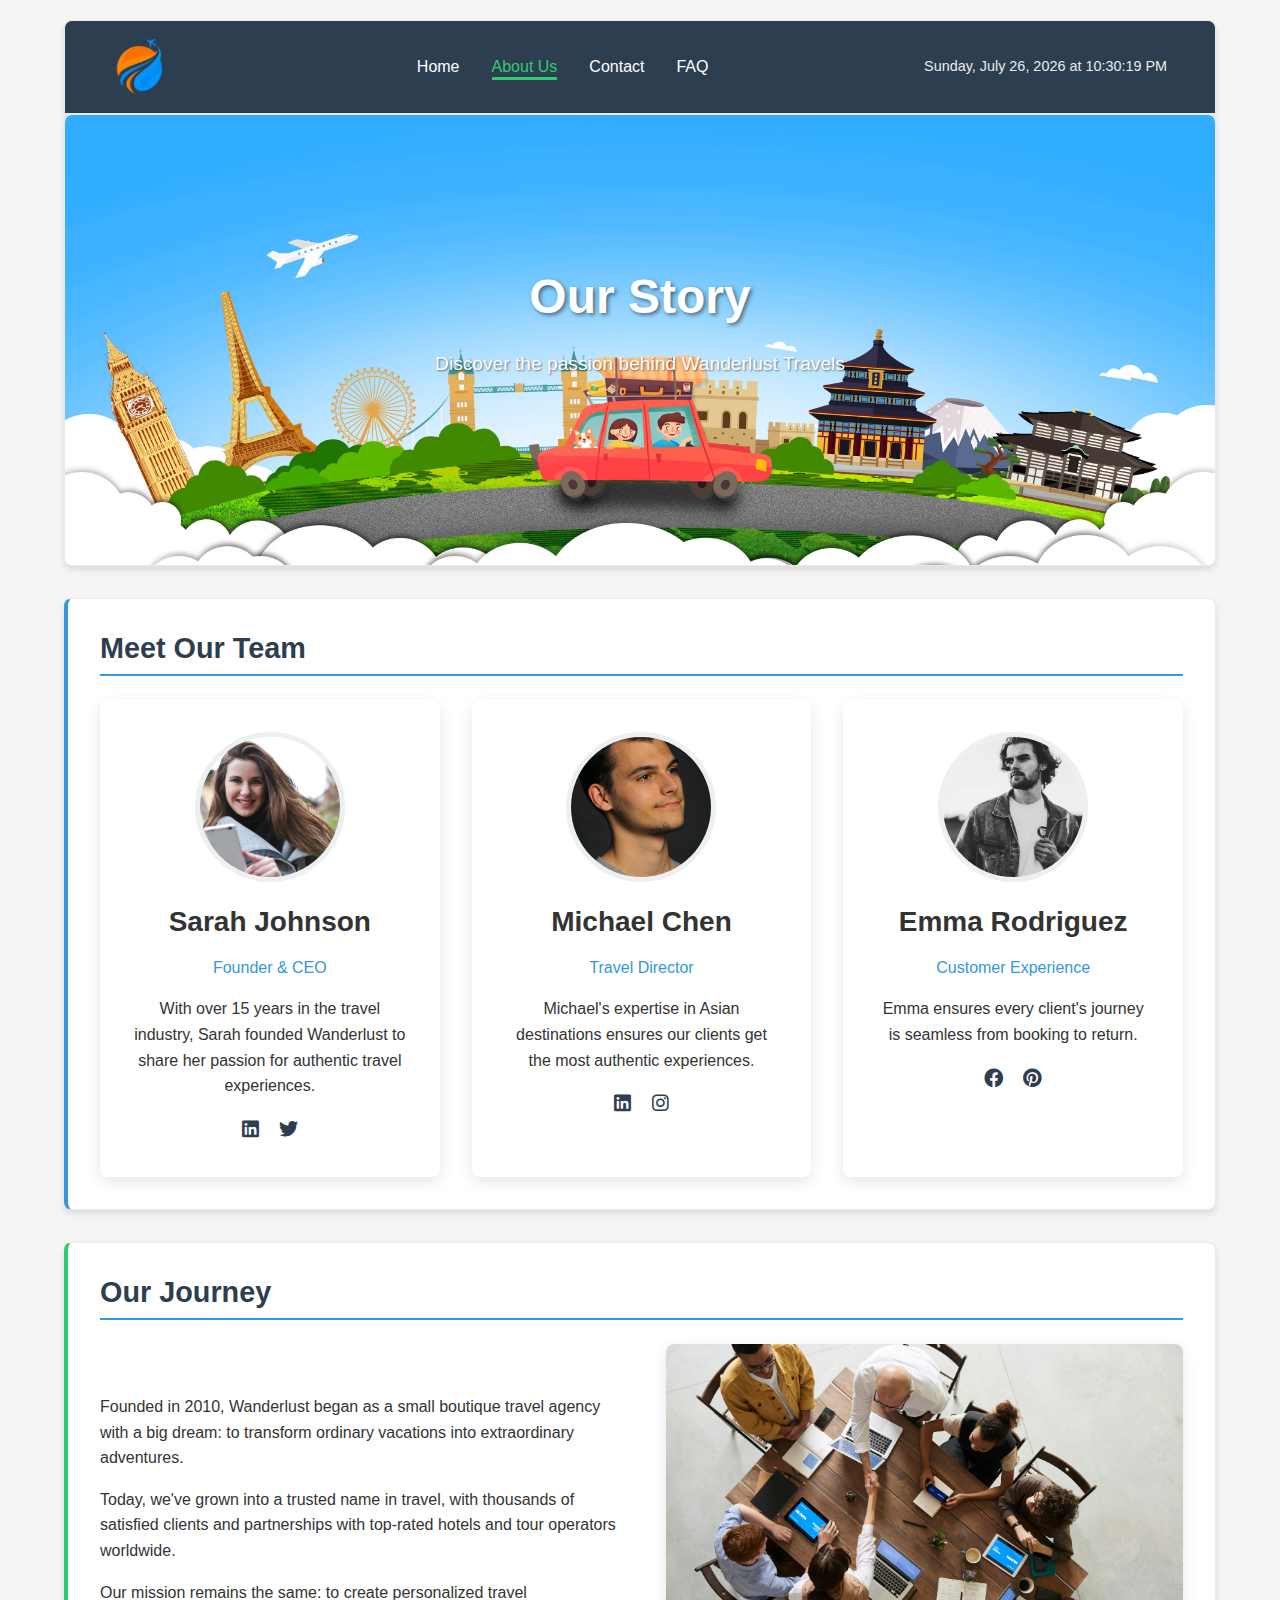
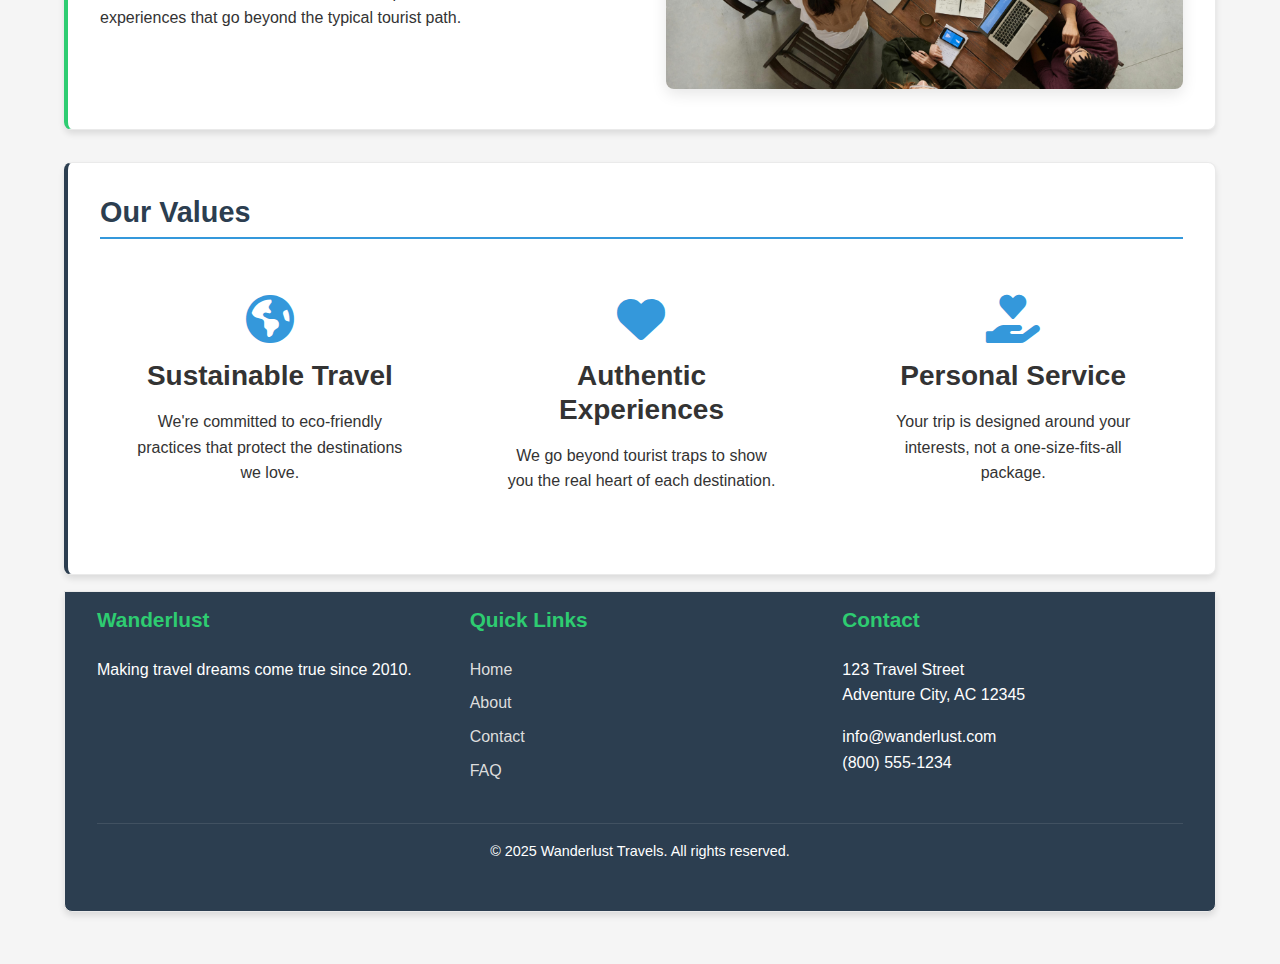
<file: about.html>
<!DOCTYPE html>
<html lang="en">
<head>
    <meta charset="UTF-8">
    <meta name="viewport" content="width=device-width, initial-scale=1.0">
    <title>About Us - Wanderlust Travels</title>
    <link rel="stylesheet" href="css/framework.css">
    <link rel="stylesheet" href="css/style.css">
    <link rel="stylesheet" href="https://cdnjs.cloudflare.com/ajax/libs/font-awesome/6.0.0-beta3/css/all.min.css">
    <link rel="icon" type="image/png" href="./images/favicon.png">
</head>
<body>
    <div class="box-container">
        <!-- Header Box -->
        <div class="box header-box">
            <nav class="full-width-nav">
                <div class="nav-container">
                    <div class="logo">
                        <a href="index.html">
                            <img src="./images/logo.png" alt="Wanderlust Logo" height="60">
                        </a>
                    </div>
                    <ul class="nav-links">
                        <li><a href="index.html">Home</a></li>
                        <li class="active"><a href="about.html">About Us</a></li>
                        <li><a href="contact.html">Contact</a></li>
                        <li><a href="faq.html">FAQ</a></li>
                    </ul>
                    <div id="currentDateTime" class="datetime"></div>
                </div>
            </nav>
        </div>

        <!-- Hero Box -->
        <div class="box" style="padding: 0; overflow: hidden; margin-bottom: 2rem;">
            <section class="about-hero">
                <div class="hero-content">
                    <h1>Our Story</h1>
                    <p>Discover the passion behind Wanderlust Travels</p>
                </div>
            </section>
        </div>

        <!-- Team Box -->
        <div class="box box-primary">
            <h2 class="box-title">Meet Our Team</h2>
            <div class="box-content">
                <div class="team-grid">
                    <div class="team-card">
                        <img src="./images/22.jpg" alt="Sarah Johnson">
                        <h3>Sarah Johnson</h3>
                        <p class="position">Founder & CEO</p>
                        <p class="bio">With over 15 years in the travel industry, Sarah founded Wanderlust to share her passion for authentic travel experiences.</p>
                        <div class="social-links">
                            <a href="#"><i class="fab fa-linkedin"></i></a>
                            <a href="#"><i class="fab fa-twitter"></i></a>
                        </div>
                    </div>
                    <div class="team-card">
                        <img src="./images/1.jpg" alt="Michael Chen">
                        <h3>Michael Chen</h3>
                        <p class="position">Travel Director</p>
                        <p class="bio">Michael's expertise in Asian destinations ensures our clients get the most authentic experiences.</p>
                        <div class="social-links">
                            <a href="#"><i class="fab fa-linkedin"></i></a>
                            <a href="#"><i class="fab fa-instagram"></i></a>
                        </div>
                    </div>
                    <div class="team-card">
                        <img src="./images/33.jpg" alt="Emma Rodriguez">
                        <h3>Emma Rodriguez</h3>
                        <p class="position">Customer Experience</p>
                        <p class="bio">Emma ensures every client's journey is seamless from booking to return.</p>
                        <div class="social-links">
                            <a href="#"><i class="fab fa-facebook"></i></a>
                            <a href="#"><i class="fab fa-pinterest"></i></a>
                        </div>
                    </div>
                </div>
            </div>
        </div>

        <!-- History Box -->
        <div class="box box-secondary">
            <h2 class="box-title">Our Journey</h2>
            <div class="box-content">
                <div class="history-container">
                    <div class="history-content">
                        <p>Founded in 2010, Wanderlust began as a small boutique travel agency with a big dream: to transform ordinary vacations into extraordinary adventures.</p>
                        <p>Today, we've grown into a trusted name in travel, with thousands of satisfied clients and partnerships with top-rated hotels and tour operators worldwide.</p>
                        <p>Our mission remains the same: to create personalized travel experiences that go beyond the typical tourist path.</p>
                    </div>
                    <div class="history-image">
                        <img src="./images/office.jpg" alt="Our office">
                    </div>
                </div>
            </div>
        </div>

        <!-- Values Box -->
        <div class="box box-dark">
            <h2 class="box-title">Our Values</h2>
            <div class="box-content">
                <div class="values-grid">
                    <div class="value-card">
                        <i class="fas fa-globe-americas"></i>
                        <h3>Sustainable Travel</h3>
                        <p>We're committed to eco-friendly practices that protect the destinations we love.</p>
                    </div>
                    <div class="value-card">
                        <i class="fas fa-heart"></i>
                        <h3>Authentic Experiences</h3>
                        <p>We go beyond tourist traps to show you the real heart of each destination.</p>
                    </div>
                    <div class="value-card">
                        <i class="fas fa-hand-holding-heart"></i>
                        <h3>Personal Service</h3>
                        <p>Your trip is designed around your interests, not a one-size-fits-all package.</p>
                    </div>
                </div>
            </div>
        </div>

        <!-- Footer Box -->
        <div class="box footer-box">
            <footer class="footer">
                <div class="footer-container">
                    <div class="footer-section">
                        <h3>Wanderlust</h3>
                        <p>Making travel dreams come true since 2010.</p>
                    </div>
                    <div class="footer-section">
                        <h3>Quick Links</h3>
                        <ul>
                            <li><a href="index.html">Home</a></li>
                            <li><a href="about.html">About</a></li>
                            <li><a href="contact.html">Contact</a></li>
                            <li><a href="faq.html">FAQ</a></li>
                        </ul>
                    </div>
                    <div class="footer-section">
                        <h3>Contact</h3>
                        <p>123 Travel Street<br>Adventure City, AC 12345</p>
                        <p>info@wanderlust.com<br>(800) 555-1234</p>
                    </div>
                </div>
                <div class="footer-bottom">
                    <p>&copy; 2025 Wanderlust Travels. All rights reserved.</p>
                </div>
            </footer>
        </div>
    </div>

    <script src="js/date-time.js"></script>
    <script src="js/script.js"></script>
</body>
</html>
</file>
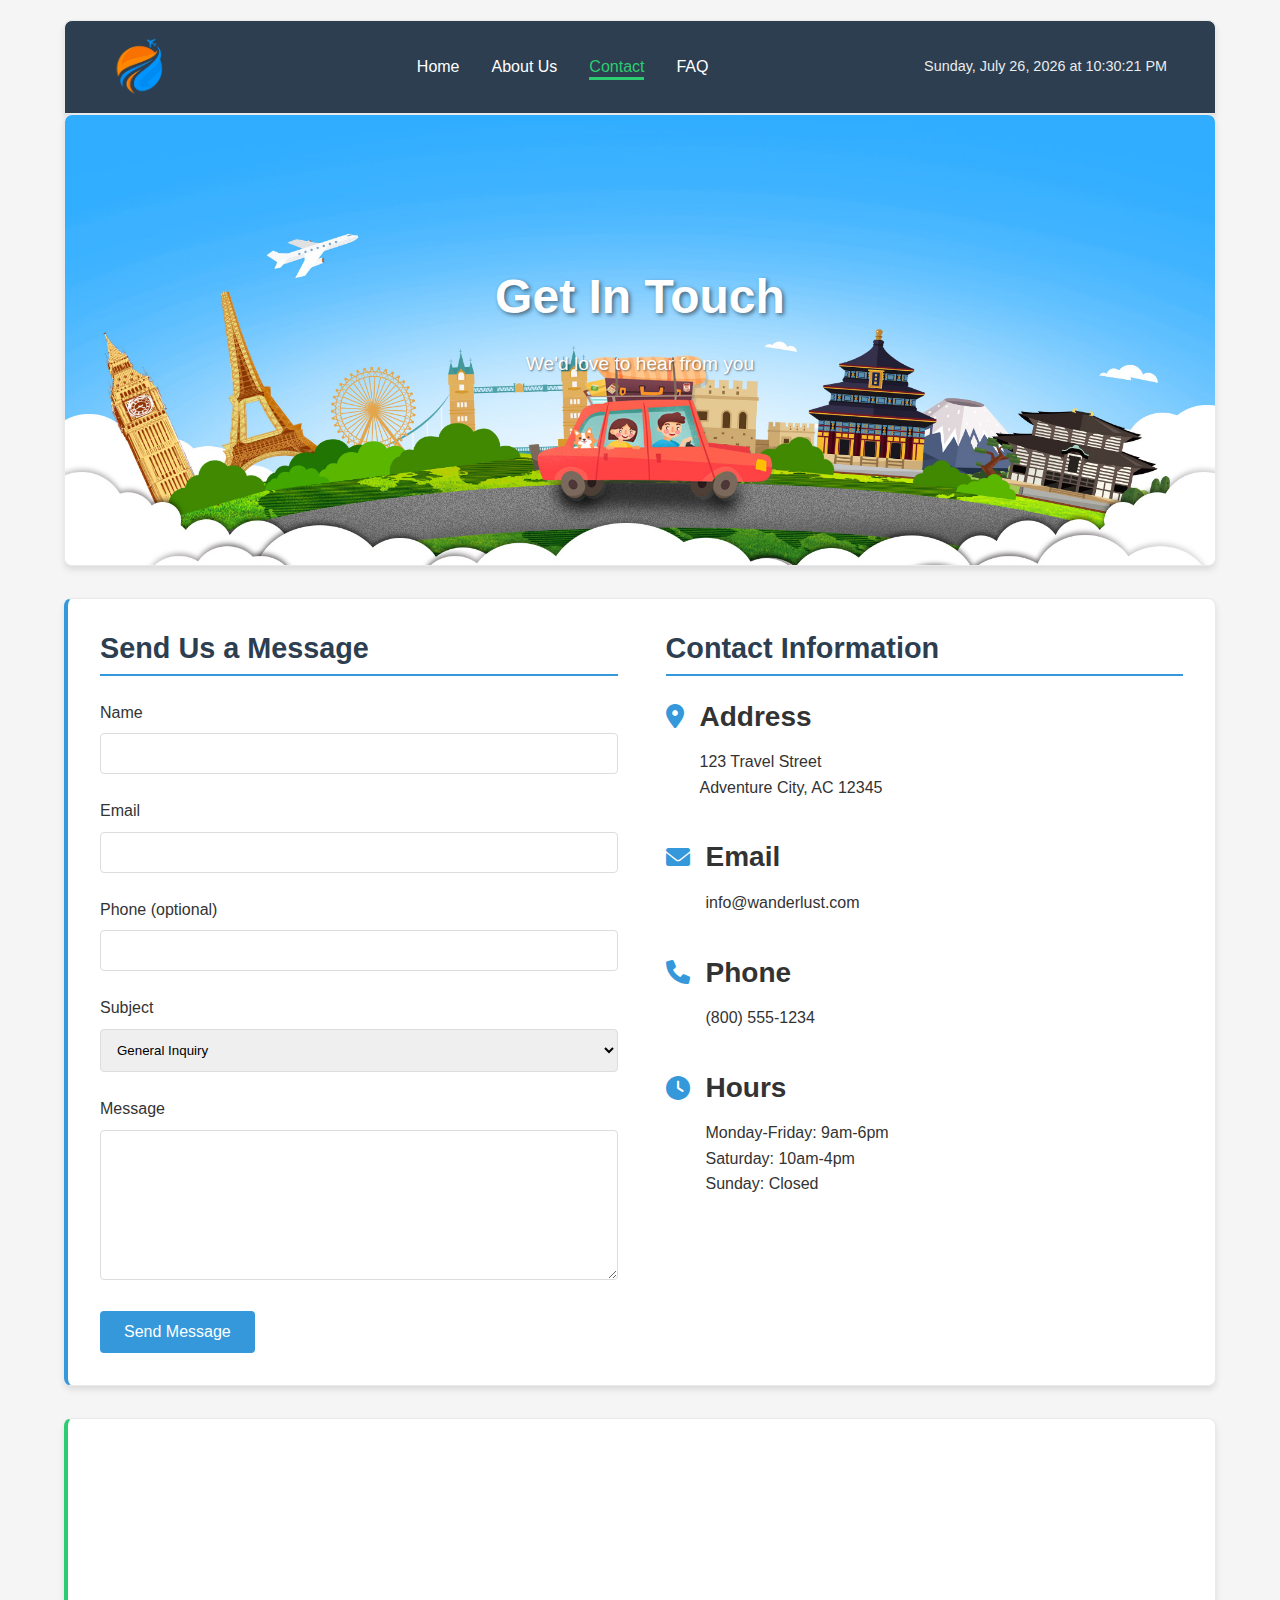
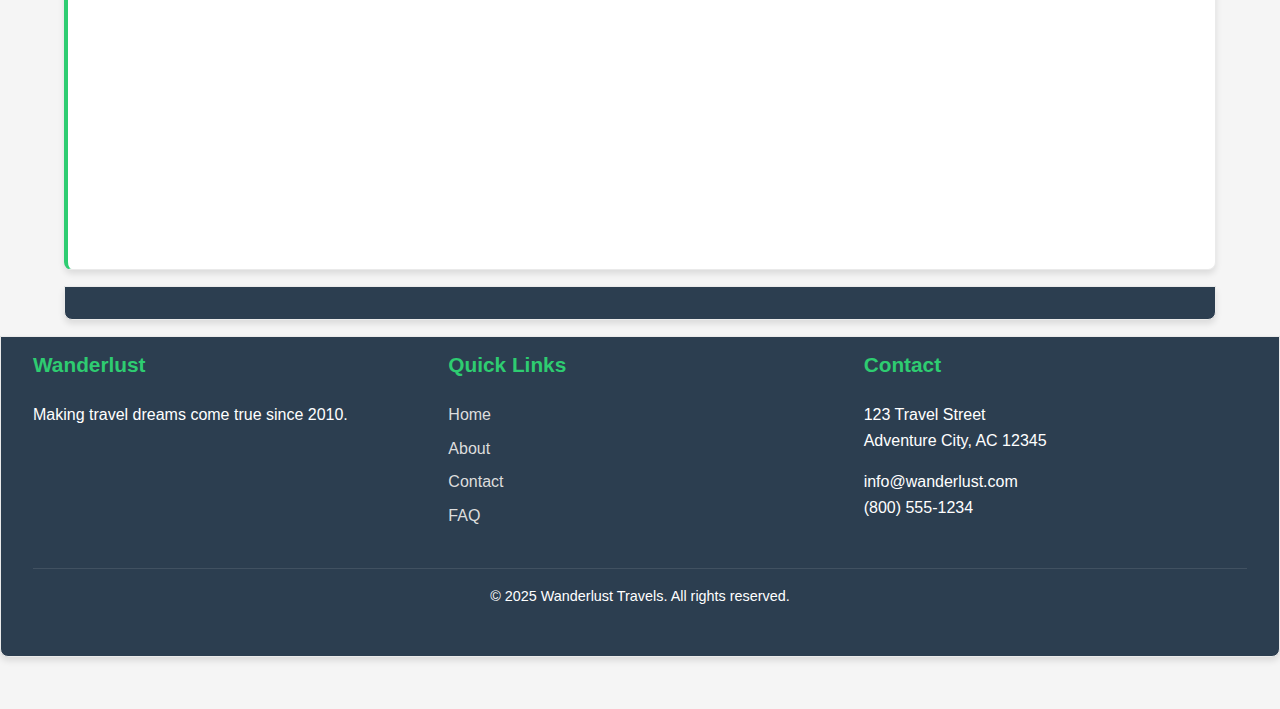
<file: contact.html>
<!DOCTYPE html>
<html lang="en">
<head>
    <meta charset="UTF-8">
    <meta name="viewport" content="width=device-width, initial-scale=1.0">
    <title>Contact Us - Wanderlust Travels</title>
    <link rel="stylesheet" href="css/framework.css">
    <link rel="stylesheet" href="css/style.css">
    <link rel="stylesheet" href="https://cdnjs.cloudflare.com/ajax/libs/font-awesome/6.0.0-beta3/css/all.min.css">
    <link rel="icon" type="image/png" href="./images/favicon.png">
</head>
<body>
    <div class="box-container">
        <!-- Header Box -->
        <div class="box header-box">
            <nav class="full-width-nav">
                <div class="nav-container">
                    <div class="logo">
                        <a href="index.html">
                            <img src="./images/logo.png" alt="Wanderlust Logo" height="60">
                        </a>
                    </div>
                    <ul class="nav-links">
                        <li><a href="index.html">Home</a></li>
                        <li><a href="about.html">About Us</a></li>
                        <li class="active"><a href="contact.html">Contact</a></li>
                        <li><a href="faq.html">FAQ</a></li>
                    </ul>
                    <div id="currentDateTime" class="datetime"></div>
                </div>
            </nav>
        </div>

        <!-- Hero Box -->
        <div class="box" style="padding: 0; overflow: hidden; margin-bottom: 2rem;">
            <section class="contact-hero">
                <div class="hero-content">
                    <h1>Get In Touch</h1>
                    <p>We'd love to hear from you</p>
                </div>
            </section>
        </div>

        <!-- Contact Box -->
        <div class="box box-primary">
            <div class="contact-container">
                <div class="contact-form">
                    <h2 class="box-title">Send Us a Message</h2>
                    <div class="box-content">
                        <form id="contactForm">
                            <div class="form-group">
                                <label for="name">Name</label>
                                <input type="text" id="name" name="name" required>
                            </div>
                            <div class="form-group">
                                <label for="email">Email</label>
                                <input type="email" id="email" name="email" required>
                            </div>
                            <div class="form-group">
                                <label for="phone">Phone (optional)</label>
                                <input type="tel" id="phone" name="phone">
                            </div>
                            <div class="form-group">
                                <label for="subject">Subject</label>
                                <select id="subject" name="subject">
                                    <option value="general">General Inquiry</option>
                                    <option value="booking">Booking Question</option>
                                    <option value="custom">Custom Trip Request</option>
                                    <option value="feedback">Feedback</option>
                                </select>
                            </div>
                            <div class="form-group">
                                <label for="message">Message</label>
                                <textarea id="message" name="message" rows="5" required></textarea>
                            </div>
                            <button type="submit" class="btn btn-primary">Send Message</button>
                        </form>
                    </div>
                </div>

                <div class="contact-info">
                    <h2 class="box-title">Contact Information</h2>
                    <div class="box-content">
                        <div class="info-card">
                            <i class="fas fa-map-marker-alt"></i>
                            <div>
                                <h3>Address</h3>
                                <p>123 Travel Street<br>Adventure City, AC 12345</p>
                            </div>
                        </div>
                        <div class="info-card">
                            <i class="fas fa-envelope"></i>
                            <div>
                                <h3>Email</h3>
                                <p><a href="mailto:info@wanderlust.com">info@wanderlust.com</a></p>
                            </div>
                        </div>
                        <div class="info-card">
                            <i class="fas fa-phone"></i>
                            <div>
                                <h3>Phone</h3>
                                <p><a href="tel:+18005551234">(800) 555-1234</a></p>
                            </div>
                        </div>
                        <div class="info-card">
                            <i class="fas fa-clock"></i>
                            <div>
                                <h3>Hours</h3>
                                <p>Monday-Friday: 9am-6pm<br>Saturday: 10am-4pm<br>Sunday: Closed</p>
                            </div>
                        </div>

                    </div>
                </div>
            </div>
        </div>

        <!-- Map Box -->
        <div class="box box-secondary" style="padding: 0; overflow: hidden;">
            <section class="map-section">
                <iframe src="https://www.google.com/maps/embed?pb=!1m18!1m12!1m3!1d3022.215256064576!2d-73.98784468459382!3d40.748440479327996!2m3!1f0!2f0!3f0!3m2!1i1024!2i768!4f13.1!3m3!1m2!1s0x89c259a9b3117469%3A0xd134e199a405a163!2sEmpire%20State%20Building!5e0!3m2!1sen!2sus!4v1629999999999!5m2!1sen!2sus" 
                        width="100%" height="450" style="border:0;" allowfullscreen="" loading="lazy"></iframe>
            </section>
        </div>

        <!-- Footer Box -->
        <div class="box footer-box">
            <footer class="footer">
                <!-- Same footer content as index.html -->
            </footer>
        </div>
    </div>

    <!-- Confirmation Modal -->
    <div id="confirmationModal" class="modal">
        <div class="modal-content">
            <span class="close-modal">&times;</span>
            <div class="modal-icon">
                <i class="fas fa-check-circle"></i>
            </div>
            <h2>Thank You!</h2>
            <p>Your message has been sent successfully. We'll get back to you within 24 hours.</p>
            <button class="btn btn-primary close-btn">Close</button>
        </div>
    </div>
    <!-- Footer Box -->
    <div class="box footer-box">
        <footer class="footer">
            <div class="footer-container">
                <div class="footer-section">
                    <h3>Wanderlust</h3>
                    <p>Making travel dreams come true since 2010.</p>
                </div>
                <div class="footer-section">
                    <h3>Quick Links</h3>
                    <ul>
                        <li><a href="index.html">Home</a></li>
                        <li><a href="about.html">About</a></li>
                        <li><a href="contact.html">Contact</a></li>
                        <li><a href="faq.html">FAQ</a></li>
                    </ul>
                </div>
                <div class="footer-section">
                    <h3>Contact</h3>
                    <p>123 Travel Street<br>Adventure City, AC 12345</p>
                    <p>info@wanderlust.com<br>(800) 555-1234</p>
                </div>
            </div>
            <div class="footer-bottom">
                <p>&copy; 2025 Wanderlust Travels. All rights reserved.</p>
            </div>
        </footer>
    </div>

    <script src="js/date-time.js"></script>
    <script src="js/script.js"></script>
</body>
</html>
</file>
<file: css/framework.css>
/* Base Styles */
:root {
    --primary-color: #3498db;
    --secondary-color: #2ecc71;
    --dark-color: #2c3e50;
    --light-color: #ecf0f1;
    --danger-color: #e74c3c;
    --warning-color: #f39c12;
    --success-color: #27ae60;
    --font-primary: 'Segoe UI', Tahoma, Geneva, Verdana, sans-serif;
}

* {
    margin: 0;
    padding: 0;
    box-sizing: border-box;
}

body {
    font-family: var(--font-primary);
    line-height: 1.6;
    color: #333;
    background-color: #f5f5f5;
    padding: 20px 0;
}

/* Box Layout Styles */
.box-container {
    width: 90%;
    max-width: 1200px;
    margin: 0 auto;
}

.box {
    background-color: white;
    border-radius: 8px;
    box-shadow: 0 4px 6px rgba(0, 0, 0, 0.1);
    padding: 2rem;
    margin-bottom: 2rem;
    border: 1px solid #eaeaea;
    transition: transform 0.3s, box-shadow 0.3s;
}

.box:hover {
    box-shadow: 0 6px 12px rgba(0, 0, 0, 0.15);
}

.box-title {
    color: var(--dark-color);
    margin-bottom: 1.5rem;
    padding-bottom: 0.5rem;
    border-bottom: 2px solid var(--primary-color);
    font-size: 1.8rem;
}

.box-content {
    line-height: 1.6;
}

/* Header and Footer Boxes */
.header-box {
    background-color: var(--dark-color);
    color: white;
    padding: 1rem 2rem;
    border-radius: 8px 8px 0 0;
    margin-bottom: 0;
}

.footer-box {
    background-color: var(--dark-color);
    color: white;
    padding: 1rem 2rem;
    border-radius: 0 0 8px 8px;
    margin-top: -1rem;
}

/* Box Variations */
.box-primary {
    border-left: 4px solid var(--primary-color);
}

.box-secondary {
    border-left: 4px solid var(--secondary-color);
}

.box-dark {
    border-left: 4px solid var(--dark-color);
}

/* Responsive Boxes */
@media (max-width: 768px) {
    .box {
        padding: 1.5rem;
    }
    
    .box-title {
        font-size: 1.5rem;
    }
}

/* Rest of your framework styles... */
</file>
<file: css/style.css>
/* ================ */
/* BASE STYLES */
/* ================ */
:root {
    --primary-color: #3498db;
    --secondary-color: #2ecc71;
    --dark-color: #2c3e50;
    --light-color: #ecf0f1;
    --danger-color: #e74c3c;
    --warning-color: #f39c12;
    --success-color: #27ae60;
    --font-primary: 'Segoe UI', Tahoma, Geneva, Verdana, sans-serif;
  }
  
  * {
    margin: 0;
    padding: 0;
    box-sizing: border-box;
  }
  
  body {
    font-family: var(--font-primary);
    line-height: 1.6;
    color: #333;
    background-color: #f5f5f5;
    padding: 20px 0;
  }
  
  a {
    text-decoration: none;
    color: inherit;
  }
  /* Logo Styling */
.logo img {
  height: 60px;
  width: auto;
  display: block;
}
  img {
    max-width: 100%;
    height: auto;
  }
  
  /* ================ */
  /* BOX LAYOUT SYSTEM */
  /* ================ */
  .box-container {
    width: 90%;
    max-width: 1200px;
    margin: 0 auto;
  }
  
  .box {
    background-color: white;
    border-radius: 8px;
    box-shadow: 0 4px 6px rgba(0, 0, 0, 0.1);
    padding: 2rem;
    margin-bottom: 2rem;
    border: 1px solid #eaeaea;
    transition: transform 0.3s, box-shadow 0.3s;
  }
  
  .box:hover {
    box-shadow: 0 6px 12px rgba(0, 0, 0, 0.15);
  }
  
  .box-title {
    color: var(--dark-color);
    margin-bottom: 1.5rem;
    padding-bottom: 0.5rem;
    border-bottom: 2px solid var(--primary-color);
    font-size: 1.8rem;
  }
  
  .box-content {
    line-height: 1.6;
  }
  
  /* Special Boxes */
  .header-box {
    background-color: var(--dark-color);
    color: white;
    padding: 1rem 2rem;
    border-radius: 8px 8px 0 0;
    margin-bottom: 0;
  }
  
  .footer-box {
    background-color: var(--dark-color);
    color: white;
    padding: 1rem 2rem;
    border-radius: 0 0 8px 8px;
    margin-top: -1rem;
  }
  
  .box-primary {
    border-left: 4px solid var(--primary-color);
  }
  
  .box-secondary {
    border-left: 4px solid var(--secondary-color);
  }
  
  .box-dark {
    border-left: 4px solid var(--dark-color);
  }
  
  /* ================ */
  /* TYPOGRAPHY */
  /* ================ */
  h1, h2, h3, h4, h5, h6 {
    margin-bottom: 1rem;
    line-height: 1.2;
  }
  
  h1 { font-size: 2.5rem; }
  h2 { font-size: 2rem; }
  h3 { font-size: 1.75rem; }
  h4 { font-size: 1.5rem; }
  
  p {
    margin-bottom: 1rem;
  }
  
  .text-center { text-align: center; }
  .text-primary { color: var(--primary-color); }
  .text-secondary { color: var(--secondary-color); }
  .text-dark { color: var(--dark-color); }
  .text-light { color: var(--light-color); }
  
  /* ================ */
  /* BUTTONS */
  /* ================ */
  .btn {
    display: inline-block;
    padding: 0.75rem 1.5rem;
    border: none;
    border-radius: 4px;
    font-size: 1rem;
    cursor: pointer;
    text-decoration: none;
    transition: all 0.3s ease;
  }
  
  .btn-primary {
    background-color: var(--primary-color);
    color: white;
  }
  
  .btn-primary:hover {
    background-color: #2980b9;
    transform: translateY(-2px);
  }
  
  .btn-outline {
    background-color: transparent;
    border: 2px solid var(--primary-color);
    color: var(--primary-color);
  }
  
  .btn-outline:hover {
    background-color: var(--primary-color);
    color: white;
  }
  
  /* ================ */
  /* NAVIGATION */
  /* ================ */
  .full-width-nav {
    background-color: var(--dark-color);
    color: white;
  }
  
  .nav-container {
    display: flex;
    justify-content: space-between;
    align-items: center;
    padding: 0 1rem;
  }
  
  .logo {
    font-size: 1.8rem;
    font-weight: bold;
    color: white;
  }
  
  .nav-links {
    display: flex;
    list-style: none;
  }
  
  .nav-links li {
    margin-left: 2rem;
    position: relative;
  }
  
  .nav-links a {
    color: white;
    text-decoration: none;
    font-weight: 500;
    transition: color 0.3s;
    padding: 0.5rem 0;
  }
  
  .nav-links a:hover {
    color: var(--secondary-color);
  }
  
  .nav-links .active a {
    color: var(--secondary-color);
  }
  
  .nav-links .active a::after {
    content: '';
    position: absolute;
    bottom: 0;
    left: 0;
    width: 100%;
    height: 3px;
    background-color: var(--secondary-color);
  }
  
  .datetime {
    font-size: 0.9rem;
    opacity: 0.9;
    color: white;
  }
  
  /* ================ */
  /* HERO/BANNER */
  /* ================ */
  .banner, .about-hero, .contact-hero, .faq-hero {
    background: linear-gradient(rgba(0,0,0,0.5), rgba(0,0,0,0.5)), url('/images/banner1.jpg') no-repeat center center;
    background-size: cover;
    height: 50vh;
    display: flex;
    align-items: center;
    text-align: center;
    color: white;
    position: relative;
  }
  
  .about-hero {
    background-image: url('../images/banner1.jpg');
  }
  
  .contact-hero {
    background-image: url('../images/banner1.jpg');
  }
  
  .faq-hero {
    background-image: url('../images/banner1.jpg');
  }
  
  .hero-content {
    max-width: 800px;
    margin: 0 auto;
    padding: 2rem;
    position: relative;
    z-index: 1;
  }
  
  .hero-content h1 {
    font-size: 3rem;
    margin-bottom: 1.5rem;
    text-shadow: 2px 2px 4px rgba(0,0,0,0.5);
  }
  
  .hero-content p {
    font-size: 1.2rem;
    margin-bottom: 2rem;
    text-shadow: 1px 1px 2px rgba(0,0,0,0.5);
  }
  
  /* ================ */
  /* DESTINATION CARDS */
  /* ================ */
  .destination-grid {
    display: grid;
    grid-template-columns: repeat(auto-fit, minmax(280px, 1fr));
    gap: 2rem;
  }
  
  .destination-card {
    border-radius: 8px;
    overflow: hidden;
    box-shadow: 0 5px 15px rgba(0,0,0,0.1);
    transition: transform 0.3s, box-shadow 0.3s;
  }
  
  .destination-card:hover {
    transform: translateY(-10px);
    box-shadow: 0 15px 30px rgba(0,0,0,0.2);
  }
  
  .destination-card img {
    width: 100%;
    height: 200px;
    object-fit: cover;
  }
  
  .card-content {
    padding: 1.5rem;
  }
  
  .card-content h3 {
    color: var(--dark-color);
    margin-bottom: 0.5rem;
  }
  
  .card-footer {
    display: flex;
    justify-content: space-between;
    align-items: center;
    margin-top: 1rem;
  }
  
  .price {
    font-weight: bold;
    color: var(--primary-color);
    font-size: 1.1rem;
  }
  
  /* ================ */
  /* TESTIMONIALS */
  /* ================ */
  .testimonial-grid {
    display: grid;
    grid-template-columns: repeat(auto-fit, minmax(300px, 1fr));
    gap: 2rem;
  }
  
  .testimonial-card {
    background-color: white;
    padding: 2rem;
    border-radius: 8px;
    box-shadow: 0 5px 15px rgba(0,0,0,0.05);
  }
  
  .rating {
    color: var(--warning-color);
    font-size: 1.2rem;
    margin-bottom: 1rem;
  }
  
  .client-info {
    display: flex;
    align-items: center;
    margin-top: 1.5rem;
  }
  
  .client-info img {
    width: 50px;
    height: 50px;
    border-radius: 50%;
    object-fit: cover;
    margin-right: 1rem;
  }
  
  .client-info h4 {
    margin-bottom: 0.2rem;
  }
  
  .client-info span {
    font-size: 0.9rem;
    color: #666;
  }
  
  /* ================ */
  /* GALLERY */
  /* ================ */
  .gallery-grid {
    display: grid;
    grid-template-columns: repeat(auto-fit, minmax(250px, 1fr));
    gap: 1rem;
  }
  
  .gallery-item {
    position: relative;
    overflow: hidden;
    border-radius: 8px;
    height: 250px;
  }
  
  .gallery-item img {
    width: 100%;
    height: 100%;
    object-fit: cover;
    transition: transform 0.5s;
  }
  
  .gallery-item:hover img {
    transform: scale(1.1);
  }
  
  .overlay {
    position: absolute;
    bottom: 0;
    left: 0;
    right: 0;
    background: linear-gradient(transparent, rgba(0,0,0,0.7));
    color: white;
    padding: 1rem;
    transform: translateY(100%);
    transition: transform 0.3s;
  }
  
  .gallery-item:hover .overlay {
    transform: translateY(0);
  }
  
  /* ================ */
  /* ABOUT PAGE STYLES */
  /* ================ */
  .team-grid {
    display: grid;
    grid-template-columns: repeat(auto-fit, minmax(300px, 1fr));
    gap: 2rem;
  }
  
  .team-card {
    text-align: center;
    padding: 2rem;
    border-radius: 8px;
    box-shadow: 0 5px 15px rgba(0,0,0,0.1);
    transition: transform 0.3s;
  }
  
  .team-card:hover {
    transform: translateY(-10px);
  }
  
  .team-card img {
    width: 150px;
    height: 150px;
    border-radius: 50%;
    object-fit: cover;
    margin: 0 auto 1rem;
    border: 5px solid var(--light-color);
  }
  
  .position {
    color: var(--primary-color);
    font-weight: 500;
    margin-bottom: 1rem;
  }
  
  .bio {
    margin-bottom: 1rem;
  }
  
  .social-links {
    margin-top: 1rem;
  }
  
  .social-links a {
    color: var(--dark-color);
    margin: 0 0.5rem;
    font-size: 1.2rem;
    transition: color 0.3s;
  }
  
  .social-links a:hover {
    color: var(--primary-color);
  }
  
  .history-container {
    display: grid;
    grid-template-columns: 1fr 1fr;
    gap: 3rem;
    align-items: center;
  }
  
  .history-image img {
    width: 100%;
    border-radius: 8px;
    box-shadow: 0 5px 15px rgba(0,0,0,0.1);
  }
  
  .values-grid {
    display: grid;
    grid-template-columns: repeat(auto-fit, minmax(250px, 1fr));
    gap: 2rem;
    text-align: center;
  }
  
  .value-card {
    padding: 2rem;
    border-radius: 8px;
    transition: transform 0.3s;
  }
  
  .value-card:hover {
    transform: translateY(-10px);
  }
  
  .value-card i {
    font-size: 3rem;
    color: var(--primary-color);
    margin-bottom: 1rem;
  }
  
  /* ================ */
  /* CONTACT PAGE STYLES */
  /* ================ */
  .contact-container {
    display: grid;
    grid-template-columns: 1fr 1fr;
    gap: 3rem;
  }
  
  .form-group {
    margin-bottom: 1.5rem;
  }
  
  .form-group label {
    display: block;
    margin-bottom: 0.5rem;
    font-weight: 500;
  }
  
  .form-group input,
  .form-group select,
  .form-group textarea {
    width: 100%;
    padding: 0.75rem;
    border: 1px solid #ddd;
    border-radius: 4px;
    font-family: inherit;
  }
  
  .form-group textarea {
    min-height: 150px;
  }
  
  .info-card {
    display: flex;
    align-items: flex-start;
    margin-bottom: 1.5rem;
  }
  
  .info-card i {
    font-size: 1.5rem;
    color: var(--primary-color);
    margin-right: 1rem;
    margin-top: 0.3rem;
  }
  
  .food-title {
    margin: 2rem 0 1rem;
    color: var(--dark-color);
  }
  
  .food-list {
    list-style: none;
    margin-bottom: 2rem;
  }
  
  .food-list li {
    padding: 0.8rem 1rem;
    margin-bottom: 0.5rem;
    background-color: #f8f9fa;
    border-left: 4px solid var(--primary-color);
    border-radius: 0 4px 4px 0;
    transition: all 0.3s;
  }
  
  .food-list li:hover {
    background-color: #e9ecef;
    transform: translateX(5px);
  }
  
  .food-list i {
    margin-right: 0.5rem;
    color: var(--primary-color);
  }
  
  .external-link {
    margin-top: 2rem;
    padding: 1rem;
    background-color: #f8f9fa;
    border-radius: 4px;
  }
  
  .external-link a {
    color: var(--primary-color);
    font-weight: 500;
  }
  
  .map-section {
    height: 450px;
  }
  
  .map-section iframe {
    width: 100%;
    height: 100%;
    border: none;
  }
  
  /* ================ */
  /* FAQ PAGE STYLES */
  /* ================ */
  .faq-container {
    display: grid;
    grid-template-columns: 2fr 1fr;
    gap: 3rem;
  }
  
  .accordion-item {
    margin-bottom: 1rem;
    border: 1px solid #ddd;
    border-radius: 8px;
    overflow: hidden;
  }
  
  .accordion-btn {
    width: 100%;
    padding: 1.5rem;
    text-align: left;
    background-color: white;
    border: none;
    cursor: pointer;
    display: flex;
    justify-content: space-between;
    align-items: center;
    font-weight: 500;
    font-size: 1.1rem;
  }
  
  .accordion-btn:hover {
    background-color: #f8f9fa;
  }
  
  .accordion-btn i {
    transition: transform 0.3s;
  }
  
  .accordion-content {
    padding: 0 1.5rem;
    max-height: 0;
    overflow: hidden;
    transition: max-height 0.3s ease-out;
  }
  
  .accordion-content p, .accordion-content ul {
    margin-bottom: 1rem;
  }
  
  .accordion-content ul {
    padding-left: 1.5rem;
  }
  
  .accordion-item.active .accordion-content {
    max-height: 500px;
    padding: 0 1.5rem 1.5rem;
  }
  
  .accordion-item.active .accordion-btn i {
    transform: rotate(45deg);
  }
  
  .faq-sidebar {
    padding: 2rem;
    background-color: #f8f9fa;
    border-radius: 8px;
    height: fit-content;
  }
  
  .emergency-contact {
    margin-top: 2rem;
    padding: 1.5rem;
    background-color: white;
    border-radius: 8px;
    box-shadow: 0 2px 10px rgba(0,0,0,0.05);
  }
  
  .emergency-contact h4 {
    color: var(--danger-color);
    margin-bottom: 0.5rem;
  }
  
  .emergency-contact i {
    color: var(--danger-color);
    margin-right: 0.5rem;
  }
  
  /* ================ */
  /* MODAL */
  /* ================ */
  .modal {
    display: none;
    position: fixed;
    top: 0;
    left: 0;
    width: 100%;
    height: 100%;
    background-color: rgba(0,0,0,0.5);
    z-index: 1000;
    justify-content: center;
    align-items: center;
  }
  
  .modal-content {
    background-color: white;
    padding: 3rem;
    border-radius: 8px;
    max-width: 500px;
    width: 90%;
    text-align: center;
    position: relative;
  }
  
  .close-modal {
    position: absolute;
    top: 1rem;
    right: 1rem;
    font-size: 1.5rem;
    cursor: pointer;
    color: #666;
  }
  
  .modal-icon {
    font-size: 4rem;
    color: var(--success-color);
    margin-bottom: 1rem;
  }
  
  /* ================ */
  /* FOOTER */
  /* ================ */
  .footer {
    background-color: var(--dark-color);
    color: white;
  }
  
  .footer-container {
    display: grid;
    grid-template-columns: repeat(auto-fit, minmax(250px, 1fr));
    gap: 2rem;
    margin-bottom: 2rem;
  }
  
  .footer-section h3 {
    color: var(--secondary-color);
    margin-bottom: 1.5rem;
    font-size: 1.3rem;
  }
  
  .footer-section ul {
    list-style: none;
  }
  
  .footer-section li {
    margin-bottom: 0.5rem;
  }
  
  .footer-section a {
    color: #ddd;
    text-decoration: none;
    transition: color 0.3s;
  }
  
  .footer-section a:hover {
    color: var(--secondary-color);
  }
  
  .footer-bottom {
    text-align: center;
    padding: 1rem 0;
    border-top: 1px solid rgba(255,255,255,0.1);
    font-size: 0.9rem;
  }
  
  /* ================ */
  /* UTILITY CLASSES */
  /* ================ */
  .mt-1 { margin-top: 1rem; }
  .mt-2 { margin-top: 2rem; }
  .mb-1 { margin-bottom: 1rem; }
  .mb-2 { margin-bottom: 2rem; }
  .p-1 { padding: 1rem; }
  .p-2 { padding: 2rem; }
  
  /* ================ */
  /* RESPONSIVE STYLES */
  /* ================ */
  @media (max-width: 992px) {
    .history-container,
    .contact-container,
    .faq-container {
      grid-template-columns: 1fr;
    }
    
    .history-image {
      order: -1;
    }
    
    .faq-sidebar {
      order: -1;
    }
  }
  
  @media (max-width: 768px) {
    .box {
      padding: 1.5rem;
    }
    
    .box-title {
      font-size: 1.5rem;
    }
    
    .nav-container {
      flex-direction: column;
    }
    
    .nav-links {
      margin-top: 1rem;
      flex-wrap: wrap;
      justify-content: center;
    }
    
    .nav-links li {
      margin: 0.5rem 1rem;
    }
    
    .hero-content h1 {
      font-size: 2.5rem;
    }
    
    .datetime {
      margin-top: 1rem;
      text-align: center;
    }
  }
  
  @media (max-width: 576px) {
    .banner, .about-hero, .contact-hero, .faq-hero {
      height: 60vh;
    }
    
    .hero-content h1 {
      font-size: 2rem;
    }
    
    .hero-content p {
      font-size: 1rem;
    }
    
    .destination-grid,
    .testimonial-grid,
    .gallery-grid,
    .team-grid,
    .values-grid {
      grid-template-columns: 1fr;
    }
  }
</file>
